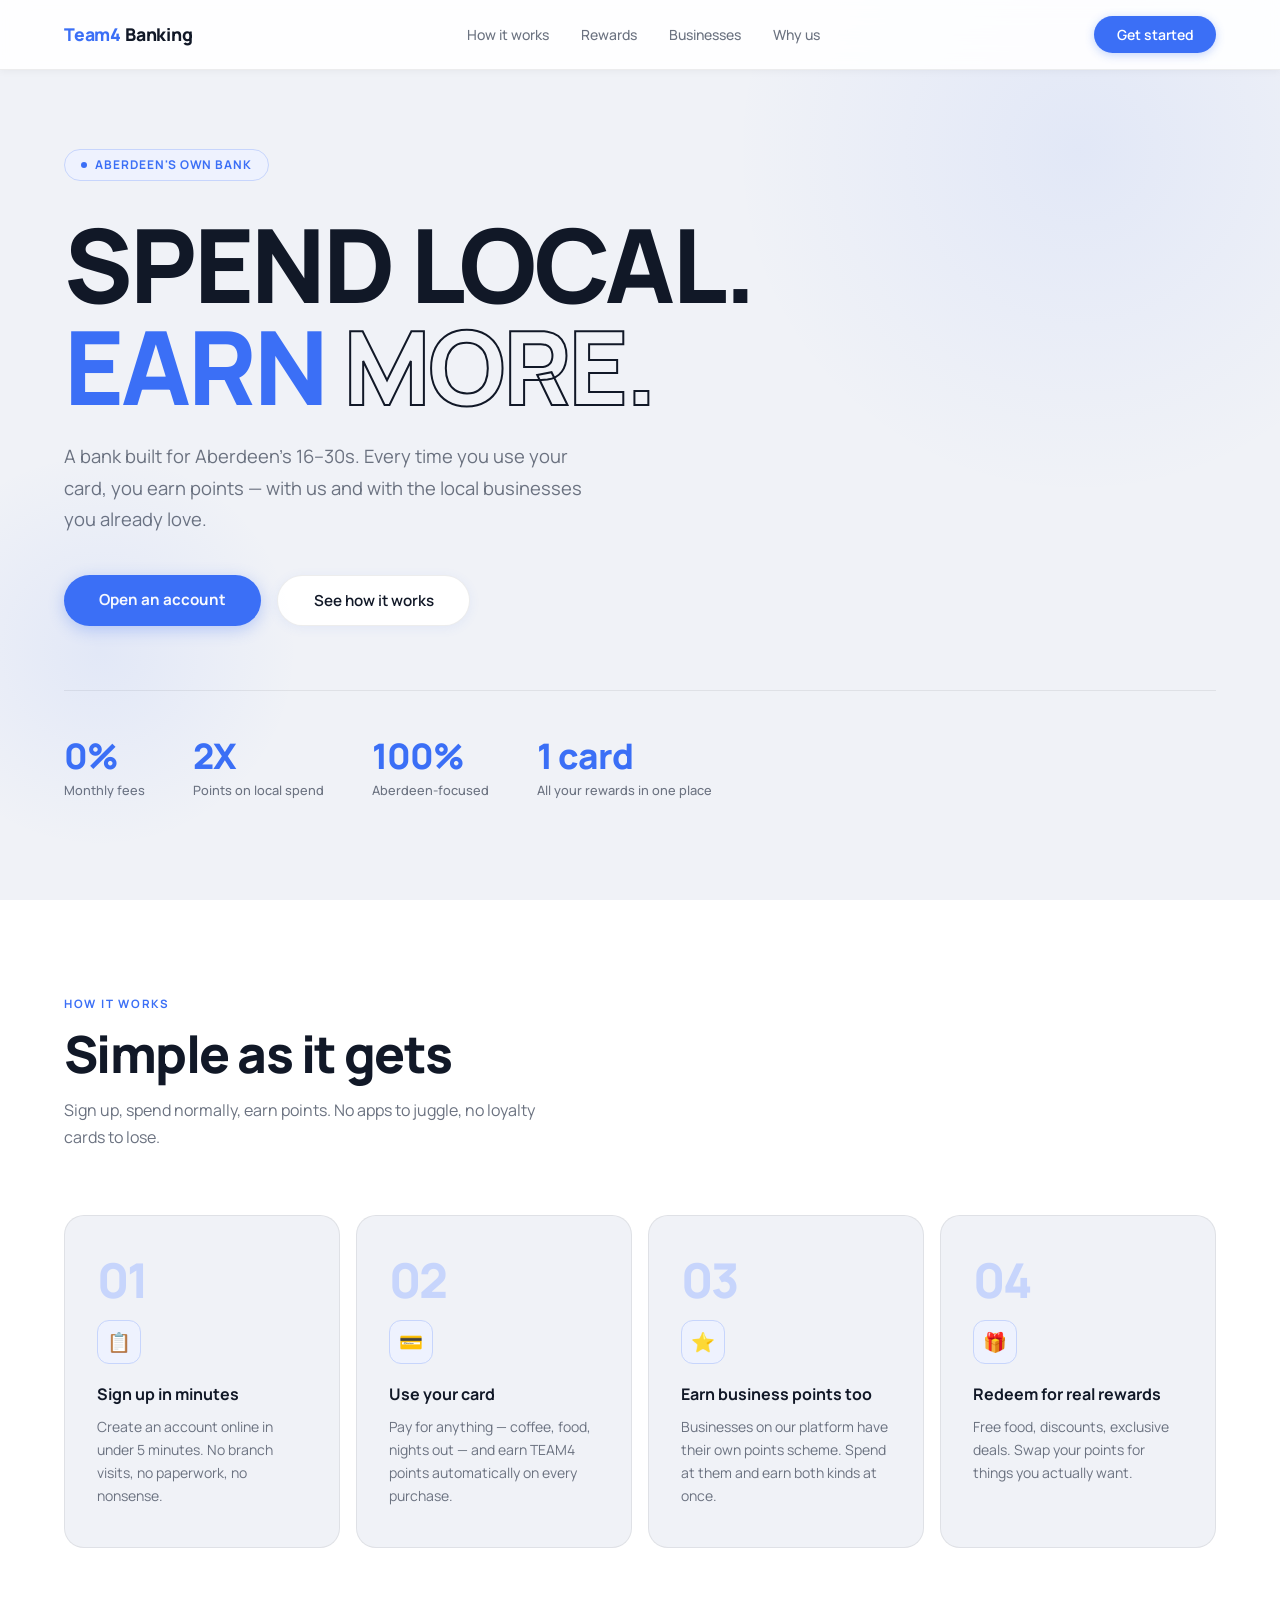
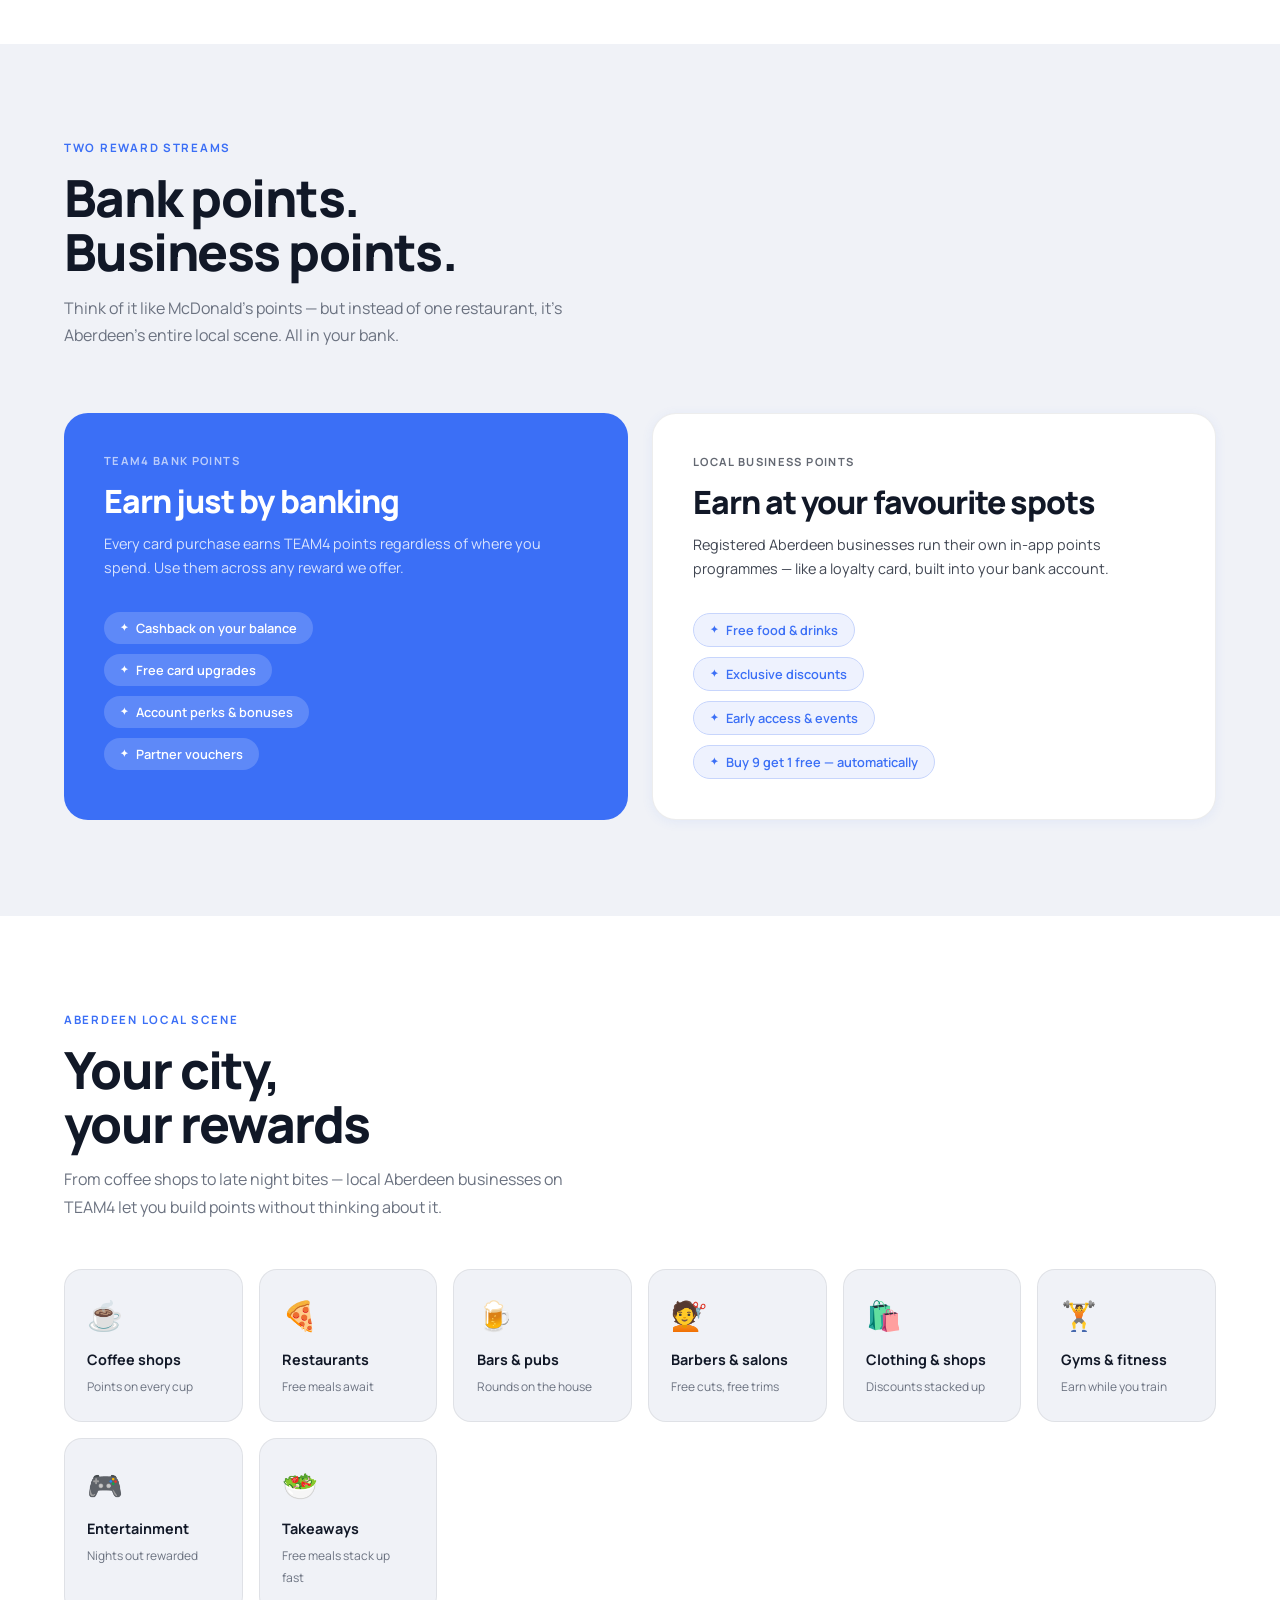
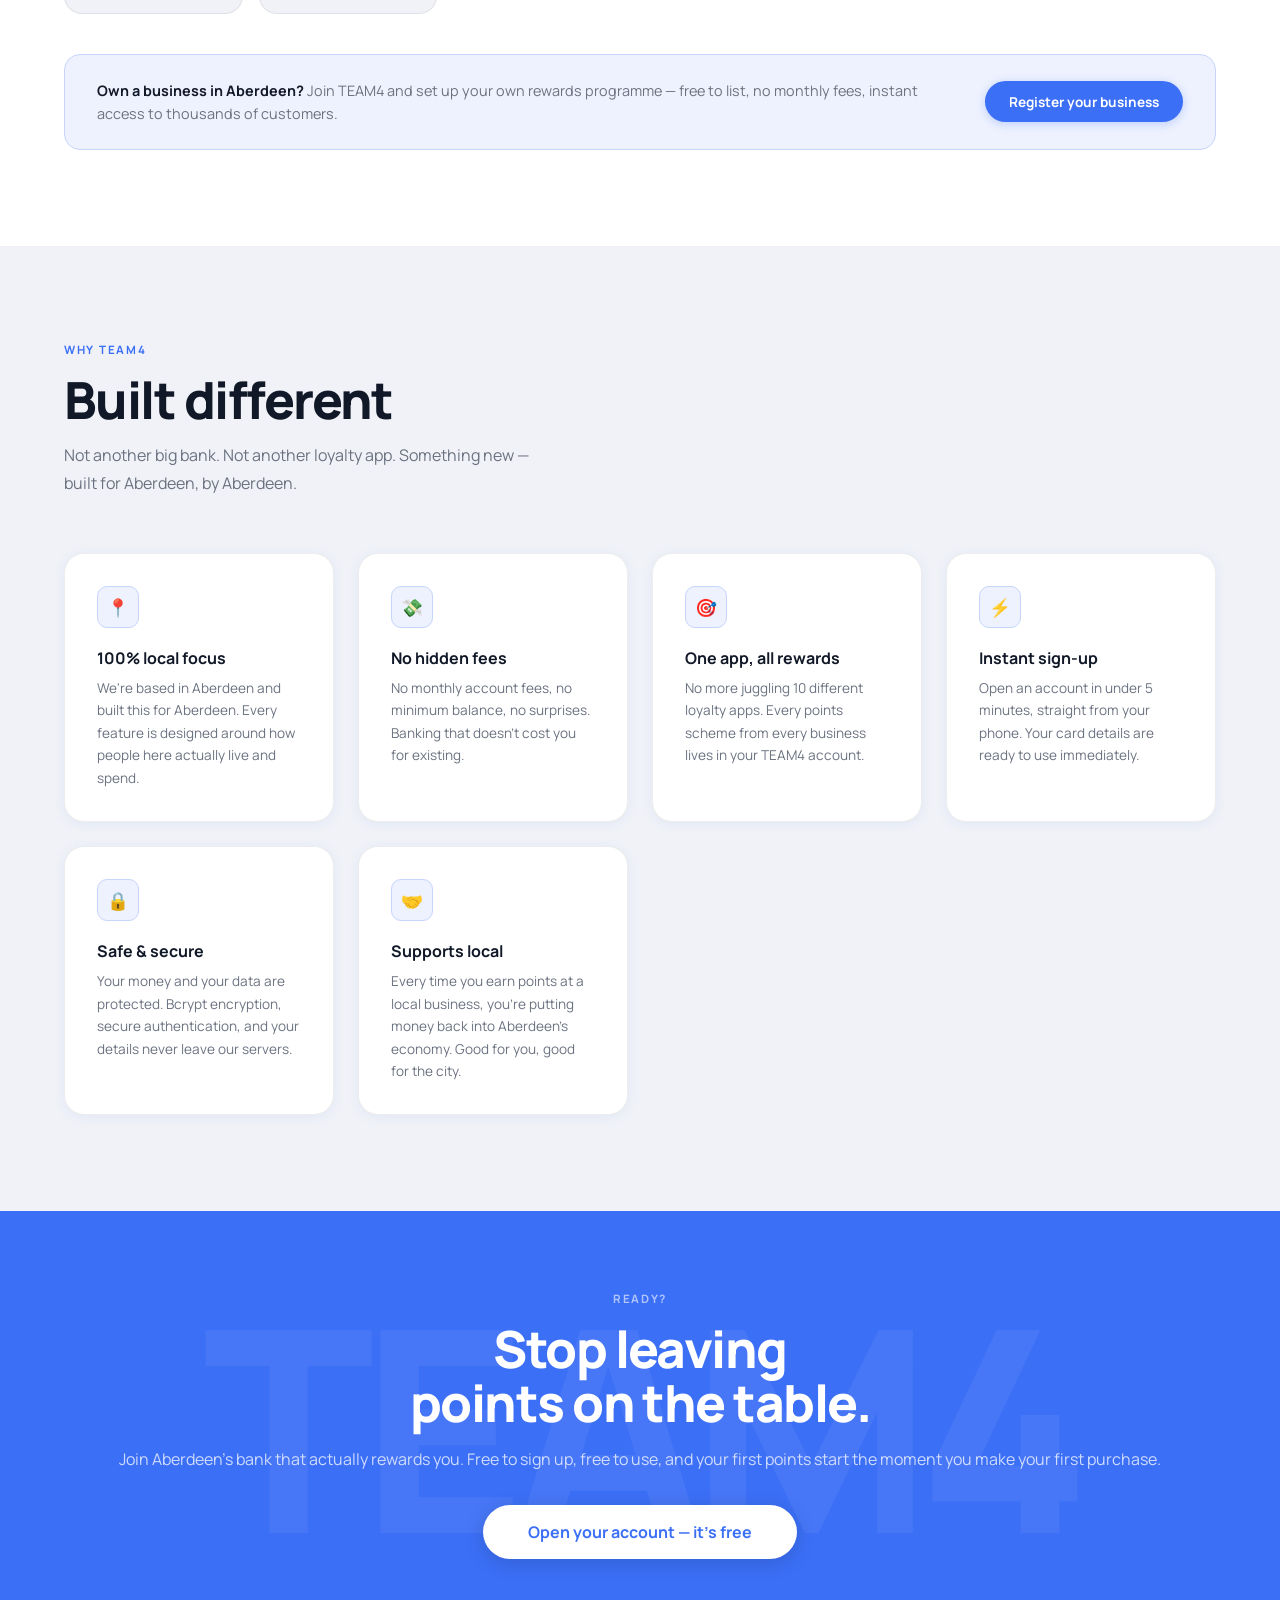
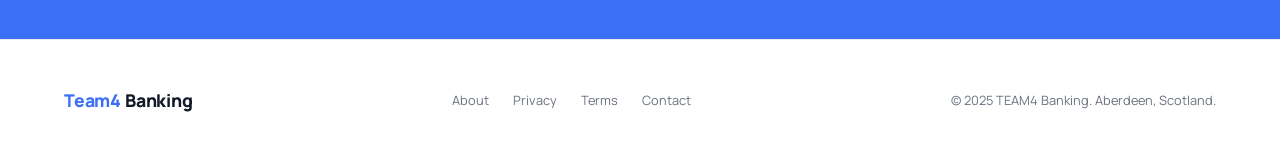
<file: Docs/index.html>
<!doctype html>
<html lang="en">
<head>
<meta charset="UTF-8"/>
<meta name="viewport" content="width=device-width, initial-scale=1.0"/>
<title>TEAM4 BANKING — Aberdeen's Bank</title>
<link rel="preconnect" href="https://fonts.googleapis.com"/>
<link rel="preconnect" href="https://fonts.gstatic.com" crossorigin/>
<link href="https://fonts.googleapis.com/css2?family=Manrope:wght@300;400;500;600;700;800&display=swap" rel="stylesheet"/>
<style>
  *, *::before, *::after { box-sizing: border-box; margin: 0; padding: 0; }

  :root {
    --blue: #3b6ff6;
    --blue-dark: #2a5ce0;
    --blue-light: #eef2fe;
    --blue-mid: #c7d5fc;
    --bg: #f0f2f7;
    --bg2: #e8eaf2;
    --surface: #ffffff;
    --text: #111827;
    --muted: #6b7280;
    --border: rgba(0,0,0,0.07);
    --shadow: 0 2px 12px rgba(59,111,246,0.08);
    --shadow-md: 0 4px 24px rgba(59,111,246,0.13);
    --font: 'Manrope', sans-serif;
  }

  html { scroll-behavior: smooth; }

  body {
    font-family: var(--font);
    background: var(--bg);
    color: var(--text);
    min-height: 100vh;
    overflow-x: hidden;
  }

  /* NAV */
  nav {
    position: fixed; top: 0; left: 0; right: 0; z-index: 100;
    display: flex; align-items: center; justify-content: space-between;
    padding: 1rem 5vw;
    background: rgba(255,255,255,0.9);
    backdrop-filter: blur(14px);
    border-bottom: 1px solid var(--border);
    box-shadow: 0 1px 8px rgba(0,0,0,0.05);
  }
  .nav-logo {
    font-family: var(--font);
    font-size: 1.1rem;
    font-weight: 800;
    letter-spacing: -0.01em;
    color: var(--text);
    text-decoration: none;
  }
  .nav-logo span { color: var(--blue); }
  .nav-links {
    display: flex; gap: 2rem; list-style: none;
  }
  .nav-links a {
    text-decoration: none; color: var(--muted);
    font-size: 0.875rem; font-weight: 500;
    transition: color 0.2s;
  }
  .nav-links a:hover { color: var(--text); }
  .nav-cta {
    background: var(--blue); color: #fff;
    font-family: var(--font); font-weight: 600; font-size: 0.875rem;
    padding: 0.55rem 1.4rem; border-radius: 50px; border: none;
    cursor: pointer; text-decoration: none;
    transition: background 0.2s, transform 0.15s, box-shadow 0.2s;
    box-shadow: 0 2px 10px rgba(59,111,246,0.3);
  }
  .nav-cta:hover { background: var(--blue-dark); transform: translateY(-1px); box-shadow: 0 4px 16px rgba(59,111,246,0.35); }

  /* HERO */
  .hero {
    min-height: 100vh;
    display: flex; flex-direction: column; justify-content: center;
    padding: 8rem 5vw 5rem;
    position: relative; overflow: hidden;
  }
  .hero-bg-circle {
    position: absolute; border-radius: 50%;
    background: radial-gradient(circle, rgba(59,111,246,0.08) 0%, transparent 70%);
    pointer-events: none;
  }
  .hero-bg-circle.c1 { width: 700px; height: 700px; top: -200px; right: -150px; }
  .hero-bg-circle.c2 { width: 400px; height: 400px; bottom: 50px; left: -100px; }

  .hero-tag {
    display: inline-flex; align-items: center; gap: 0.5rem;
    background: var(--blue-light); border: 1px solid var(--blue-mid);
    color: var(--blue); font-size: 0.75rem; font-weight: 700;
    letter-spacing: 0.08em; text-transform: uppercase;
    padding: 0.4rem 1rem; border-radius: 50px;
    margin-bottom: 2rem; width: fit-content;
  }
  .hero-tag::before {
    content: ''; width: 6px; height: 6px; border-radius: 50%;
    background: var(--blue); display: block;
  }

  .hero h1 {
    font-family: var(--font);
    font-size: clamp(3rem, 8vw, 7rem);
    font-weight: 800;
    line-height: 1;
    letter-spacing: -0.03em;
    max-width: 900px;
    margin-bottom: 1.5rem;
    color: var(--text);
  }
  .hero h1 .blue { color: var(--blue); }
  .hero h1 .stroke {
    -webkit-text-stroke: 2px var(--text);
    color: transparent;
  }

  .hero-sub {
    font-size: clamp(1rem, 2vw, 1.15rem);
    color: var(--muted); font-weight: 400;
    max-width: 520px; line-height: 1.7;
    margin-bottom: 2.5rem;
  }

  .hero-actions { display: flex; gap: 1rem; flex-wrap: wrap; }
  .btn-primary {
    background: var(--blue); color: #fff;
    font-weight: 700; font-size: 0.95rem;
    padding: 0.85rem 2.2rem; border-radius: 50px; border: none;
    cursor: pointer; text-decoration: none;
    transition: transform 0.2s, background 0.2s, box-shadow 0.2s;
    display: inline-block;
    box-shadow: 0 4px 16px rgba(59,111,246,0.3);
  }
  .btn-primary:hover { transform: translateY(-2px); background: var(--blue-dark); box-shadow: 0 6px 20px rgba(59,111,246,0.38); }
  .btn-ghost {
    background: var(--surface); color: var(--text);
    font-weight: 600; font-size: 0.95rem;
    padding: 0.85rem 2.2rem; border-radius: 50px;
    border: 1px solid var(--border);
    cursor: pointer; text-decoration: none;
    transition: border-color 0.2s, box-shadow 0.2s;
    display: inline-block;
    box-shadow: var(--shadow);
  }
  .btn-ghost:hover { border-color: var(--blue-mid); box-shadow: var(--shadow-md); }

  .hero-stats {
    display: flex; gap: 3rem; margin-top: 4rem;
    border-top: 1px solid var(--border);
    padding-top: 2.5rem; flex-wrap: wrap;
  }
  .stat-num {
    font-family: var(--font); font-size: 2.2rem; font-weight: 800;
    color: var(--blue); letter-spacing: -0.03em;
  }
  .stat-label { font-size: 0.8rem; color: var(--muted); font-weight: 500; margin-top: 0.1rem; }

  /* SECTION SHARED */
  section { padding: 6rem 5vw; }
  .section-tag {
    font-size: 0.72rem; font-weight: 700; letter-spacing: 0.15em;
    text-transform: uppercase; color: var(--blue);
    margin-bottom: 1rem;
  }
  .section-title {
    font-family: var(--font);
    font-size: clamp(2.2rem, 4vw, 3.8rem);
    font-weight: 800;
    line-height: 1.05; letter-spacing: -0.03em;
    margin-bottom: 1rem;
    color: var(--text);
  }
  .section-sub {
    color: var(--muted); font-size: 1rem; font-weight: 400;
    line-height: 1.7; max-width: 500px;
  }

  /* HOW IT WORKS */
  .how { background: var(--surface); }
  .how-grid {
    display: grid;
    grid-template-columns: repeat(auto-fit, minmax(220px, 1fr));
    gap: 1rem;
    margin-top: 4rem;
  }
  .how-step {
    background: var(--bg);
    border: 1px solid var(--border);
    border-radius: 20px;
    padding: 2.5rem 2rem;
    position: relative;
    transition: box-shadow 0.2s, transform 0.2s;
  }
  .how-step:hover { box-shadow: var(--shadow-md); transform: translateY(-3px); }
  .step-num {
    font-family: var(--font); font-size: 3rem; font-weight: 800; letter-spacing: -0.05em;
    color: var(--blue-mid); line-height: 1;
    margin-bottom: 1rem;
  }
  .step-icon {
    width: 44px; height: 44px; border-radius: 12px;
    background: var(--blue-light); border: 1px solid var(--blue-mid);
    display: flex; align-items: center; justify-content: center;
    margin-bottom: 1.2rem; font-size: 1.2rem;
  }
  .how-step h3 {
    font-weight: 700; font-size: 1rem; margin-bottom: 0.6rem; color: var(--text);
  }
  .how-step p { font-size: 0.875rem; color: var(--muted); line-height: 1.65; }

  /* DUAL REWARDS */
  .rewards { background: var(--bg); }
  .rewards-layout {
    display: grid; grid-template-columns: 1fr 1fr;
    gap: 1.5rem; margin-top: 4rem;
  }
  @media (max-width: 700px) { .rewards-layout { grid-template-columns: 1fr; } }
  .reward-card {
    border-radius: 24px; padding: 2.5rem;
    position: relative; overflow: hidden;
  }
  .reward-card.bank {
    background: var(--blue); color: #fff;
  }
  .reward-card.biz {
    background: var(--surface); border: 1px solid var(--border);
    box-shadow: var(--shadow);
    color: var(--text);
  }
  .reward-card-tag {
    font-size: 0.7rem; font-weight: 700; letter-spacing: 0.12em;
    text-transform: uppercase; margin-bottom: 1rem;
    opacity: 0.65;
  }
  .reward-card h3 {
    font-family: var(--font); font-size: 2rem; font-weight: 800;
    letter-spacing: -0.03em; line-height: 1.1; margin-bottom: 0.8rem;
  }
  .reward-card p { font-size: 0.9rem; line-height: 1.65; opacity: 0.8; }
  .reward-examples {
    margin-top: 2rem; display: flex; flex-direction: column; gap: 0.6rem;
  }
  .reward-pill {
    display: inline-flex; align-items: center; gap: 0.5rem;
    padding: 0.45rem 1rem; border-radius: 50px;
    font-size: 0.8rem; font-weight: 600; width: fit-content;
  }
  .reward-card.bank .reward-pill {
    background: rgba(255,255,255,0.18);
    color: #fff;
  }
  .reward-card.biz .reward-pill {
    background: var(--blue-light);
    color: var(--blue);
    border: 1px solid var(--blue-mid);
  }
  .reward-pill::before {
    content: '✦'; font-size: 0.6rem;
  }

  /* BUSINESSES */
  .businesses { background: var(--surface); }
  .biz-grid {
    display: grid;
    grid-template-columns: repeat(auto-fill, minmax(170px, 1fr));
    gap: 1rem; margin-top: 3rem;
  }
  .biz-card {
    background: var(--bg); border: 1px solid var(--border);
    border-radius: 18px; padding: 1.6rem 1.4rem;
    transition: border-color 0.2s, transform 0.2s, box-shadow 0.2s;
    cursor: default;
  }
  .biz-card:hover {
    border-color: var(--blue-mid);
    transform: translateY(-3px);
    box-shadow: var(--shadow-md);
  }
  .biz-icon {
    font-size: 1.8rem; margin-bottom: 0.9rem;
  }
  .biz-card h4 { font-weight: 700; font-size: 0.9rem; margin-bottom: 0.3rem; color: var(--text); }
  .biz-card span { font-size: 0.75rem; color: var(--muted); }

  .biz-note {
    margin-top: 2.5rem;
    background: var(--blue-light); border: 1px solid var(--blue-mid);
    border-radius: 16px; padding: 1.5rem 2rem;
    display: flex; align-items: center; gap: 1.5rem; flex-wrap: wrap;
  }
  .biz-note p { font-size: 0.9rem; color: var(--muted); line-height: 1.6; flex: 1; min-width: 200px; }
  .biz-note p strong { color: var(--text); }
  .biz-note a {
    background: var(--blue); color: #fff;
    font-weight: 700; font-size: 0.85rem;
    padding: 0.7rem 1.5rem; border-radius: 50px;
    text-decoration: none; white-space: nowrap;
    transition: transform 0.2s, background 0.2s;
    box-shadow: 0 2px 10px rgba(59,111,246,0.28);
  }
  .biz-note a:hover { transform: translateY(-1px); background: var(--blue-dark); }

  /* WHY */
  .why { background: var(--bg); }
  .why-grid {
    display: grid; grid-template-columns: repeat(auto-fill, minmax(260px, 1fr));
    gap: 1.5rem; margin-top: 3.5rem;
  }
  .why-card {
    background: var(--surface); border: 1px solid var(--border);
    border-radius: 20px; padding: 2rem;
    transition: border-color 0.2s, box-shadow 0.2s;
    box-shadow: var(--shadow);
  }
  .why-card:hover { border-color: var(--blue-mid); box-shadow: var(--shadow-md); }
  .why-icon {
    width: 42px; height: 42px; border-radius: 10px;
    background: var(--blue-light); border: 1px solid var(--blue-mid);
    display: flex; align-items: center; justify-content: center;
    font-size: 1.1rem; margin-bottom: 1.2rem;
  }
  .why-card h4 { font-weight: 700; font-size: 1rem; margin-bottom: 0.5rem; color: var(--text); }
  .why-card p { font-size: 0.85rem; color: var(--muted); line-height: 1.65; }

  /* CTA */
  .cta-section {
    background: var(--blue);
    padding: 5rem 5vw;
    text-align: center;
    position: relative; overflow: hidden;
  }
  .cta-section::before {
    content: 'TEAM4'; font-family: var(--font);
    font-size: 22vw; font-weight: 800; color: rgba(255,255,255,0.06);
    position: absolute; top: 50%; left: 50%;
    transform: translate(-50%,-50%);
    white-space: nowrap; pointer-events: none;
    letter-spacing: -0.05em;
  }
  .cta-section .section-tag { color: rgba(255,255,255,0.6); }
  .cta-section .section-title { color: #fff; }
  .cta-section p { color: rgba(255,255,255,0.75); font-size: 1rem; line-height: 1.7; margin-bottom: 2rem; }
  .btn-white {
    background: #fff; color: var(--blue);
    font-weight: 700; font-size: 1rem;
    padding: 1rem 2.8rem; border-radius: 50px; border: none;
    cursor: pointer; text-decoration: none;
    display: inline-block;
    transition: transform 0.2s, box-shadow 0.2s;
    box-shadow: 0 4px 20px rgba(0,0,0,0.15);
  }
  .btn-white:hover { transform: translateY(-2px); box-shadow: 0 6px 28px rgba(0,0,0,0.2); }

  /* FOOTER */
  footer {
    background: var(--surface);
    padding: 3rem 5vw;
    border-top: 1px solid var(--border);
    display: flex; align-items: center; justify-content: space-between;
    flex-wrap: wrap; gap: 1.5rem;
  }
  .footer-logo {
    font-family: var(--font); font-size: 1.1rem; font-weight: 800;
    letter-spacing: -0.01em; color: var(--text);
    text-decoration: none;
  }
  .footer-logo span { color: var(--blue); }
  footer p { font-size: 0.8rem; color: var(--muted); }
  .footer-links { display: flex; gap: 1.5rem; }
  .footer-links a {
    font-size: 0.8rem; color: var(--muted);
    text-decoration: none; transition: color 0.2s;
  }
  .footer-links a:hover { color: var(--text); }

  /* SCROLL REVEAL */
  .reveal {
    opacity: 0; transform: translateY(28px);
    transition: opacity 0.6s ease, transform 0.6s ease;
  }
  .reveal.visible { opacity: 1; transform: translateY(0); }

  @media (max-width: 640px) {
    .nav-links { display: none; }
    .hero-stats { gap: 1.5rem; }
    footer { flex-direction: column; align-items: flex-start; }
  }
</style>
</head>
<body>

<!-- NAV -->
<nav>
  <a class="nav-logo" href="#"><span>Team4</span> Banking</a>
  <ul class="nav-links">
    <li><a href="#how">How it works</a></li>
    <li><a href="#rewards">Rewards</a></li>
    <li><a href="#businesses">Businesses</a></li>
    <li><a href="#why">Why us</a></li>
  </ul>
  <a class="nav-cta" href="/signup">Get started</a>
</nav>

<!-- HERO -->
<section class="hero">
  <div class="hero-bg-circle c1"></div>
  <div class="hero-bg-circle c2"></div>
  <div class="hero-tag">Aberdeen's own bank</div>
  <h1>
    SPEND LOCAL.<br>
    <span class="blue">EARN</span>
    <span class="stroke"> MORE.</span>
  </h1>
  <p class="hero-sub">
    A bank built for Aberdeen's 16–30s. Every time you use your card, you earn points — with us and with the local businesses you already love.
  </p>
  <div class="hero-actions">
    <a class="btn-primary" href="/signup">Open an account</a>
    <a class="btn-ghost" href="#how">See how it works</a>
  </div>
  <div class="hero-stats">
    <div>
      <div class="stat-num">0%</div>
      <div class="stat-label">Monthly fees</div>
    </div>
    <div>
      <div class="stat-num">2X</div>
      <div class="stat-label">Points on local spend</div>
    </div>
    <div>
      <div class="stat-num">100%</div>
      <div class="stat-label">Aberdeen-focused</div>
    </div>
    <div>
      <div class="stat-num">1 card</div>
      <div class="stat-label">All your rewards in one place</div>
    </div>
  </div>
</section>

<!-- HOW IT WORKS -->
<section class="how" id="how">
  <div class="reveal">
    <div class="section-tag">How it works</div>
    <div class="section-title">Simple as it gets</div>
    <p class="section-sub">Sign up, spend normally, earn points. No apps to juggle, no loyalty cards to lose.</p>
  </div>
  <div class="how-grid reveal">
    <div class="how-step">
      <div class="step-num">01</div>
      <div class="step-icon">📋</div>
      <h3>Sign up in minutes</h3>
      <p>Create an account online in under 5 minutes. No branch visits, no paperwork, no nonsense.</p>
    </div>
    <div class="how-step">
      <div class="step-num">02</div>
      <div class="step-icon">💳</div>
      <h3>Use your card</h3>
      <p>Pay for anything — coffee, food, nights out — and earn TEAM4 points automatically on every purchase.</p>
    </div>
    <div class="how-step">
      <div class="step-num">03</div>
      <div class="step-icon">⭐</div>
      <h3>Earn business points too</h3>
      <p>Businesses on our platform have their own points scheme. Spend at them and earn both kinds at once.</p>
    </div>
    <div class="how-step">
      <div class="step-num">04</div>
      <div class="step-icon">🎁</div>
      <h3>Redeem for real rewards</h3>
      <p>Free food, discounts, exclusive deals. Swap your points for things you actually want.</p>
    </div>
  </div>
</section>

<!-- DUAL REWARDS -->
<section class="rewards" id="rewards">
  <div class="reveal">
    <div class="section-tag">Two reward streams</div>
    <div class="section-title">Bank points.<br>Business points.</div>
    <p class="section-sub">Think of it like McDonald's points — but instead of one restaurant, it's Aberdeen's entire local scene. All in your bank.</p>
  </div>
  <div class="rewards-layout reveal">
    <div class="reward-card bank">
      <div class="reward-card-tag">TEAM4 bank points</div>
      <h3>Earn just by banking</h3>
      <p>Every card purchase earns TEAM4 points regardless of where you spend. Use them across any reward we offer.</p>
      <div class="reward-examples">
        <div class="reward-pill">Cashback on your balance</div>
        <div class="reward-pill">Free card upgrades</div>
        <div class="reward-pill">Account perks &amp; bonuses</div>
        <div class="reward-pill">Partner vouchers</div>
      </div>
    </div>
    <div class="reward-card biz">
      <div class="reward-card-tag">Local business points</div>
      <h3>Earn at your favourite spots</h3>
      <p>Registered Aberdeen businesses run their own in-app points programmes — like a loyalty card, built into your bank account.</p>
      <div class="reward-examples">
        <div class="reward-pill">Free food &amp; drinks</div>
        <div class="reward-pill">Exclusive discounts</div>
        <div class="reward-pill">Early access &amp; events</div>
        <div class="reward-pill">Buy 9 get 1 free — automatically</div>
      </div>
    </div>
  </div>
</section>

<!-- BUSINESSES -->
<section class="businesses" id="businesses">
  <div class="reveal">
    <div class="section-tag">Aberdeen local scene</div>
    <div class="section-title">Your city,<br>your rewards</div>
    <p class="section-sub">From coffee shops to late night bites — local Aberdeen businesses on TEAM4 let you build points without thinking about it.</p>
  </div>
  <div class="biz-grid reveal">
    <div class="biz-card">
      <div class="biz-icon">☕</div>
      <h4>Coffee shops</h4>
      <span>Points on every cup</span>
    </div>
    <div class="biz-card">
      <div class="biz-icon">🍕</div>
      <h4>Restaurants</h4>
      <span>Free meals await</span>
    </div>
    <div class="biz-card">
      <div class="biz-icon">🍺</div>
      <h4>Bars &amp; pubs</h4>
      <span>Rounds on the house</span>
    </div>
    <div class="biz-card">
      <div class="biz-icon">💇</div>
      <h4>Barbers &amp; salons</h4>
      <span>Free cuts, free trims</span>
    </div>
    <div class="biz-card">
      <div class="biz-icon">🛍️</div>
      <h4>Clothing &amp; shops</h4>
      <span>Discounts stacked up</span>
    </div>
    <div class="biz-card">
      <div class="biz-icon">🏋️</div>
      <h4>Gyms &amp; fitness</h4>
      <span>Earn while you train</span>
    </div>
    <div class="biz-card">
      <div class="biz-icon">🎮</div>
      <h4>Entertainment</h4>
      <span>Nights out rewarded</span>
    </div>
    <div class="biz-card">
      <div class="biz-icon">🥗</div>
      <h4>Takeaways</h4>
      <span>Free meals stack up fast</span>
    </div>
  </div>
  <div class="biz-note reveal">
    <p><strong>Own a business in Aberdeen?</strong> Join TEAM4 and set up your own rewards programme — free to list, no monthly fees, instant access to thousands of customers.</p>
    <a href="/signup">Register your business</a>
  </div>
</section>

<!-- WHY -->
<section class="why" id="why">
  <div class="reveal">
    <div class="section-tag">Why TEAM4</div>
    <div class="section-title">Built different</div>
    <p class="section-sub">Not another big bank. Not another loyalty app. Something new — built for Aberdeen, by Aberdeen.</p>
  </div>
  <div class="why-grid reveal">
    <div class="why-card">
      <div class="why-icon">📍</div>
      <h4>100% local focus</h4>
      <p>We're based in Aberdeen and built this for Aberdeen. Every feature is designed around how people here actually live and spend.</p>
    </div>
    <div class="why-card">
      <div class="why-icon">💸</div>
      <h4>No hidden fees</h4>
      <p>No monthly account fees, no minimum balance, no surprises. Banking that doesn't cost you for existing.</p>
    </div>
    <div class="why-card">
      <div class="why-icon">🎯</div>
      <h4>One app, all rewards</h4>
      <p>No more juggling 10 different loyalty apps. Every points scheme from every business lives in your TEAM4 account.</p>
    </div>
    <div class="why-card">
      <div class="why-icon">⚡</div>
      <h4>Instant sign-up</h4>
      <p>Open an account in under 5 minutes, straight from your phone. Your card details are ready to use immediately.</p>
    </div>
    <div class="why-card">
      <div class="why-icon">🔒</div>
      <h4>Safe &amp; secure</h4>
      <p>Your money and your data are protected. Bcrypt encryption, secure authentication, and your details never leave our servers.</p>
    </div>
    <div class="why-card">
      <div class="why-icon">🤝</div>
      <h4>Supports local</h4>
      <p>Every time you earn points at a local business, you're putting money back into Aberdeen's economy. Good for you, good for the city.</p>
    </div>
  </div>
</section>

<!-- CTA -->
<section class="cta-section">
  <div class="section-tag reveal">Ready?</div>
  <div class="section-title reveal">Stop leaving<br>points on the table.</div>
  <p class="reveal">Join Aberdeen's bank that actually rewards you. Free to sign up, free to use, and your first points start the moment you make your first purchase.</p>
  <a class="btn-white reveal" href="/signup">Open your account — it's free</a>
</section>

<!-- FOOTER -->
<footer>
  <a class="footer-logo" href="#"><span>Team4</span> Banking</a>
  <div class="footer-links">
    <a href="#">About</a>
    <a href="#">Privacy</a>
    <a href="#">Terms</a>
    <a href="#">Contact</a>
  </div>
  <p>© 2025 TEAM4 Banking. Aberdeen, Scotland.</p>
</footer>

<script>
  const reveals = document.querySelectorAll('.reveal');
  const observer = new IntersectionObserver((entries) => {
    entries.forEach((entry, i) => {
      if (entry.isIntersecting) {
        setTimeout(() => entry.target.classList.add('visible'), i * 80);
        observer.unobserve(entry.target);
      }
    });
  }, { threshold: 0.1 });
  reveals.forEach(el => observer.observe(el));
</script>
</body>
</html>
</file>
